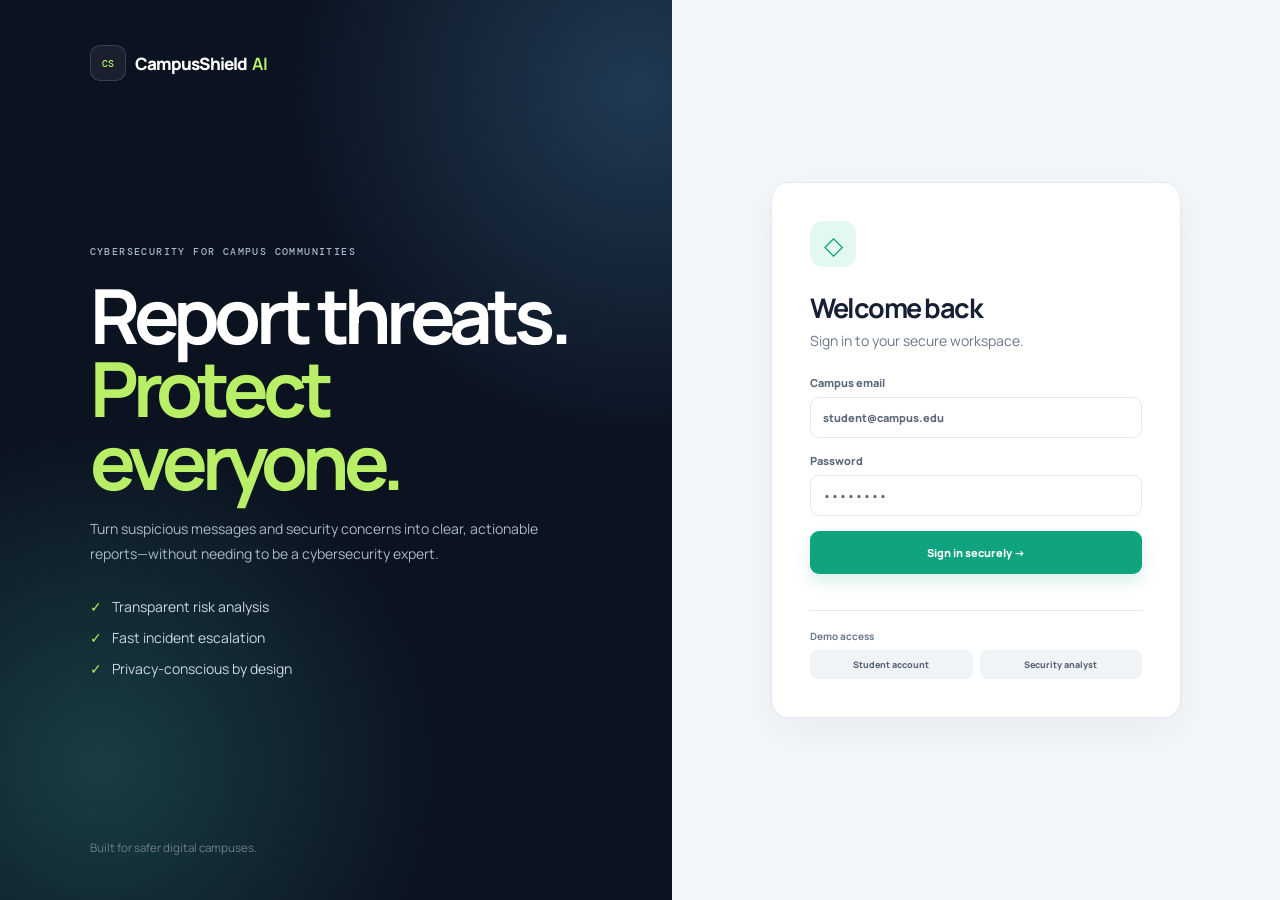
<file: index.html>
<!doctype html><html lang="en"><head><meta charset="utf-8"><meta name="viewport" content="width=device-width,initial-scale=1"><meta http-equiv="refresh" content="0;url=public/"><title>Opening CampusShield AI…</title><script>location.replace('public/')</script></head><body><p><a href="public/">Open CampusShield AI</a></p></body></html>
</file>
<file: public/styles.css>
:root{--ink:#172033;--muted:#6d778b;--bg:#f4f7fa;--panel:#fff;--line:#e4e9ef;--navy:#0b1220;--green:#10a37f;--lime:#b8ef67;--blue:#3979ef;--red:#df4b60;--orange:#ef9b2d;--purple:#7458e8;--shadow:0 12px 38px #1a2b4810}*{box-sizing:border-box}body{margin:0;background:var(--bg);color:var(--ink);font:14px Manrope,Arial,sans-serif}button,input,select,textarea{font:inherit;color:inherit}button,a{cursor:pointer}button{border:0}.hidden{display:none!important}.brand{display:flex;align-items:center;color:#fff;font-size:17px;font-weight:800;letter-spacing:-.05em}.brand>span{display:grid;place-items:center;width:36px;height:36px;margin-right:9px;border:1px solid #ffffff25;border-radius:10px;background:#ffffff10;color:var(--lime);font:500 10px 'DM Mono'}.brand b{margin-left:5px;color:var(--lime)}.auth-screen{display:grid;grid-template-columns:1.05fr .95fr;min-height:100vh}.auth-brand{display:flex;flex-direction:column;justify-content:space-between;padding:45px clamp(35px,7vw,95px);color:#fff;background:radial-gradient(circle at 15% 85%,#193e42 0,transparent 36%),radial-gradient(circle at 95% 10%,#203a52 0,transparent 35%),var(--navy)}.auth-brand>div{max-width:650px}.eyebrow{margin:0;color:var(--green);font:500 10px 'DM Mono';letter-spacing:.14em}.auth-brand h1{margin:18px 0;font-size:clamp(45px,6vw,76px);line-height:.96;letter-spacing:-.075em}.auth-brand h1 em{color:var(--lime);font-style:normal}.auth-brand p{max-width:560px;color:#aab7c8;line-height:1.8}.auth-brand ul{display:grid;gap:12px;margin:30px 0 0;padding:0;list-style:none;color:#cbd5df}.auth-brand li:before{content:'✓';margin-right:10px;color:var(--lime)}.auth-brand small{color:#6f7c90}.login-wrap{display:grid;place-items:center;padding:30px}.login-card{width:min(410px,100%);padding:38px;border:1px solid var(--line);border-radius:18px;background:#fff;box-shadow:var(--shadow)}.shield{display:grid;place-items:center;width:46px;height:46px;border-radius:13px;background:#e4f8f2;color:var(--green);font-size:25px}.login-card h2{margin:22px 0 5px;font-size:27px;letter-spacing:-.055em}.login-card>p{margin:0 0 25px;color:var(--muted)}label{display:grid;gap:7px;margin-bottom:15px;color:#5d6879;font-size:11px;font-weight:800}input,select,textarea{width:100%;padding:12px;border:1px solid var(--line);border-radius:9px;outline:0;background:#fff}input:focus,select:focus,textarea:focus{border-color:var(--green);box-shadow:0 0 0 3px #10a37f17}.button{display:inline-flex;align-items:center;justify-content:center;min-height:43px;padding:0 17px;border-radius:9px;font-size:11px;font-weight:800}.primary{background:var(--green);color:#fff;box-shadow:0 8px 17px #10a37f28}.white{background:#fff;color:#0e735c}.login-card>.button{width:100%}.error{min-height:20px!important;margin:8px 0!important;color:var(--red)!important;font-size:11px}.demo{display:grid;grid-template-columns:1fr 1fr;gap:7px;padding-top:18px;border-top:1px solid var(--line)}.demo b{grid-column:1/-1;color:var(--muted);font-size:10px}.demo button{padding:8px;border-radius:7px;background:#f1f4f6;color:#596576;font-size:9px;font-weight:800}.app{display:grid;grid-template-columns:235px 1fr;min-height:100vh}.sidebar{position:sticky;top:0;display:flex;flex-direction:column;height:100vh;padding:25px 14px 17px;background:var(--navy);color:#8d9aac}.sidebar>.brand{padding:0 9px}.sidebar nav{display:grid;gap:4px;margin-top:42px}.sidebar nav button{display:flex;align-items:center;gap:12px;width:100%;min-height:43px;padding:0 12px;border-radius:8px;background:transparent;color:#8190a4;text-align:left;font-size:12px;font-weight:700}.sidebar nav button.active,.sidebar nav button:hover{background:#ffffff0c;color:#fff}.sidebar nav button.active{box-shadow:inset 3px 0 var(--lime)}.sidebar nav i{margin-left:auto;padding:2px 6px;border-radius:99px;background:#ffffff12;font-style:normal;font-size:9px}.side-note{margin-top:auto;padding:14px;border:1px solid #ffffff0e;border-radius:11px;background:#ffffff08}.side-note b{color:var(--lime);font-size:10px}.side-note p{margin:5px 0 0;color:#738198;font-size:9px;line-height:1.6}.account{display:flex;align-items:center;gap:9px;margin-top:13px;padding:13px 5px 0;border-top:1px solid #ffffff0e}.account>i{display:grid;place-items:center;width:33px;height:33px;border-radius:50%;background:#dff8f0;color:#087c60;font-style:normal;font-size:10px;font-weight:800}.account>div{min-width:0;flex:1}.account b,.account span{display:block;overflow:hidden;white-space:nowrap;text-overflow:ellipsis}.account b{color:#fff;font-size:10px}.account span{margin-top:2px;font-size:9px}.account button{background:none;color:#7d899b}.app main{min-width:0;padding:35px clamp(24px,4vw,58px) 70px}.mobile-head{display:none}.view{display:none;max-width:1250px;margin:auto}.view.active{display:block;animation:enter .25s ease}.page-head{display:flex;align-items:flex-end;justify-content:space-between;gap:20px;margin-bottom:28px}.page-head h1{margin:4px 0;font-size:clamp(29px,3vw,39px);letter-spacing:-.06em}.page-head>div>p:last-child{margin:0;color:var(--muted)}.hero{position:relative;display:flex;align-items:center;justify-content:space-between;min-height:255px;padding:38px 45px;border-radius:18px;color:#fff;background:linear-gradient(118deg,#10293a,#0c463e);overflow:hidden}.hero:after{content:'';position:absolute;inset:auto -40px -140px auto;width:300px;height:300px;border:1px solid #ffffff13;border-radius:50%}.hero>div:first-child{position:relative;z-index:1;max-width:650px}.hero h2{margin:15px 0 8px;font-size:clamp(28px,4vw,43px);letter-spacing:-.065em}.hero p{margin:0 0 22px;color:#b8c9ce;line-height:1.7}.tag{display:inline-block;padding:5px 7px;border-radius:5px;font:500 9px 'DM Mono';letter-spacing:.1em}.safe{background:#b8ef6722;color:var(--lime)}.radar{position:relative;width:150px;height:150px;border:1px solid #ffffff20;border-radius:50%;background:radial-gradient(circle,#b8ef6719 0 3%,transparent 4% 33%,#ffffff13 34% 35%,transparent 36% 66%,#ffffff12 67% 68%,transparent 69%)}.radar:after{content:'';position:absolute;inset:50% 50% 0 0;border-top:1px solid #b8ef6755;transform-origin:100% 0;animation:sweep 4s linear infinite}.radar span{position:absolute;inset:0;display:grid;place-items:center;color:var(--lime);font-size:25px}.stats{display:grid;grid-template-columns:repeat(4,1fr);gap:14px;margin:18px 0}.stat{padding:18px;border:1px solid var(--line);border-radius:14px;background:#fff;box-shadow:var(--shadow)}.stat i{display:grid;place-items:center;width:34px;height:34px;margin-bottom:15px;border-radius:9px;background:#e9f8f4;color:var(--green);font-style:normal}.stat b,.stat span{display:block}.stat b{font-size:24px;letter-spacing:-.05em}.stat span{color:var(--muted);font-size:10px}.panel{border:1px solid var(--line);border-radius:15px;background:#fff;box-shadow:var(--shadow)}.panel-head{display:flex;justify-content:space-between;gap:12px;padding:21px 22px 16px}.panel-head h2{margin:0 0 3px;font-size:15px}.panel-head p{margin:0;color:var(--muted);font-size:10px}.panel-head button{background:none;color:var(--green);font-size:10px;font-weight:800}.incident-list{display:grid;gap:0}.incident{display:grid;grid-template-columns:auto 1fr auto;gap:12px;align-items:center;padding:14px 22px;border-top:1px solid var(--line)}.severity{width:9px;height:38px;border-radius:99px}.severity.low{background:var(--green)}.severity.medium{background:var(--orange)}.severity.high,.severity.critical{background:var(--red)}.incident h3{margin:0;font-size:11px}.incident p{display:flex;flex-wrap:wrap;gap:8px;margin:4px 0 0;color:var(--muted);font-size:9px}.badge{padding:4px 6px;border-radius:5px;background:#f0f2f5;font-size:8px;font-weight:800;text-transform:uppercase}.badge.new{color:var(--blue);background:#eaf1ff}.badge.investigating{color:#a0680b;background:#fff3dc}.badge.resolved,.badge.contained{color:#087e60;background:#e8f8f2}.empty{padding:35px;text-align:center;color:var(--muted)}.empty b{display:block;margin-bottom:4px;color:var(--ink)}.report-grid{display:grid;grid-template-columns:1.3fr .7fr;gap:18px}.report-form{padding:25px}.step{display:flex;gap:11px;margin-bottom:24px}.step>b{display:grid;place-items:center;width:31px;height:31px;border-radius:9px;background:#e6f8f3;color:var(--green)}.step h2{margin:0;font-size:17px}.step p{margin:2px 0;color:var(--muted);font-size:10px}.report-form textarea{min-height:105px;resize:vertical}.report-form small{color:#9aa2af;font-weight:500}.consent{grid-template-columns:auto 1fr;align-items:start;padding:12px;border-radius:9px;background:#f6f8f9;line-height:1.5}.consent input{width:15px;margin:2px 0}.guidance,.privacy{padding:22px}.guidance>span{display:grid;place-items:center;width:37px;height:37px;border-radius:10px;background:#fff2dd;color:var(--orange);font-weight:800}.guidance h2{font-size:15px}.guidance ul{display:grid;gap:10px;padding-left:17px;color:var(--muted);font-size:10px;line-height:1.5}.privacy{margin-top:14px;background:#eef7ff}.privacy b{color:#28699b;font-size:10px}.privacy p{margin:5px 0 0;color:#60839e;font-size:9px;line-height:1.6}.result{padding:30px}.risk-head{display:flex;align-items:center;justify-content:space-between;gap:15px;padding-bottom:22px;border-bottom:1px solid var(--line)}.risk-score{display:grid;place-items:center;width:95px;height:95px;border:8px solid #ffdde2;border-radius:50%}.risk-score b{font-size:25px}.risk-head h2{margin:0;font-size:23px}.risk-head p{margin:5px 0;color:var(--muted)}.result-grid{display:grid;grid-template-columns:1fr 1fr;gap:20px;margin-top:22px}.result-block{padding:18px;border-radius:11px;background:#f6f8fa}.result-block h3{margin:0 0 10px;font-size:12px}.result-block p,.result-block li{color:var(--muted);font-size:10px;line-height:1.7}.toolbar{display:flex;gap:14px;padding:18px;border-bottom:1px solid var(--line)}.toolbar label{display:flex;align-items:center;gap:7px;flex:1;margin:0;padding:0 10px;border:1px solid var(--line);border-radius:8px}.toolbar input{border:0;box-shadow:none}.toolbar>div{display:flex;padding:3px;border-radius:8px;background:#f0f3f5}.toolbar button{padding:7px 10px;border-radius:6px;background:none;color:var(--muted);font-size:9px;font-weight:800}.toolbar button.active{background:#fff;color:var(--ink);box-shadow:0 2px 7px #17203312}.roomy{min-height:250px}.incident select{padding:7px;border:1px solid var(--line);border-radius:7px;background:#fff;font-size:9px}.analytics-grid{display:grid;grid-template-columns:1fr 1fr;gap:18px}.chart-card{padding:22px}.chart-card h2{margin:0 0 22px;font-size:15px}.bar-row{display:grid;grid-template-columns:85px 1fr 25px;gap:9px;align-items:center;margin:12px 0;font-size:9px}.bar-track{height:8px;border-radius:99px;background:#edf0f3;overflow:hidden}.bar-track i{display:block;height:100%;border-radius:99px;background:var(--green)}.table-wrap{overflow:auto}table{width:100%;border-collapse:collapse}th,td{padding:13px 17px;border-bottom:1px solid var(--line);text-align:left;font-size:9px}th{color:var(--muted);font-size:8px;text-transform:uppercase}.learn-grid{display:grid;grid-template-columns:repeat(2,1fr);gap:16px}.learn-grid article{padding:25px}.learn-grid i{color:var(--green);font:500 10px 'DM Mono'}.learn-grid h2{margin:25px 0 8px;font-size:17px}.learn-grid p{margin:0;color:var(--muted);font-size:11px;line-height:1.7}.toast{position:fixed;right:20px;bottom:20px;z-index:40;padding:12px 16px;border-radius:9px;background:var(--navy);color:#fff;box-shadow:var(--shadow);font-size:10px;opacity:0;transform:translateY(10px);pointer-events:none;transition:.2s}.toast.show{opacity:1;transform:none}@keyframes enter{from{opacity:0;transform:translateY(6px)}}@keyframes sweep{to{transform:rotate(360deg)}}
@media(max-width:900px){.auth-screen{grid-template-columns:1fr}.auth-brand{min-height:410px;padding:30px}.auth-brand small{display:none}.app{display:block}.sidebar{position:fixed;left:-250px;z-index:30;width:235px;transition:left .25s}.sidebar.open{left:0}.app main{padding:82px 18px 50px}.mobile-head{position:fixed;inset:0 0 auto;z-index:20;display:flex;align-items:center;justify-content:space-between;height:62px;padding:0 17px;border-bottom:1px solid var(--line);background:#fff}.mobile-head .brand{color:var(--ink);font-size:14px}.mobile-head .brand>span{width:30px;height:30px;background:var(--navy)}.mobile-head button{width:34px;height:34px;border-radius:8px;background:#edf1f3}.report-grid{grid-template-columns:1fr}.stats{grid-template-columns:1fr 1fr}}
@media(max-width:600px){.page-head{align-items:flex-start}.page-head>.button{padding:0 11px}.hero{padding:27px 23px}.radar{display:none}.stats,.analytics-grid,.learn-grid,.result-grid{grid-template-columns:1fr}.toolbar{align-items:stretch;flex-direction:column}.toolbar>div{overflow:auto}.incident{padding:13px}.auth-brand h1{font-size:44px}.login-wrap{padding:18px}.login-card{padding:27px 22px}}
@media(prefers-reduced-motion:reduce){*{animation:none!important;transition:none!important}}
</file>
